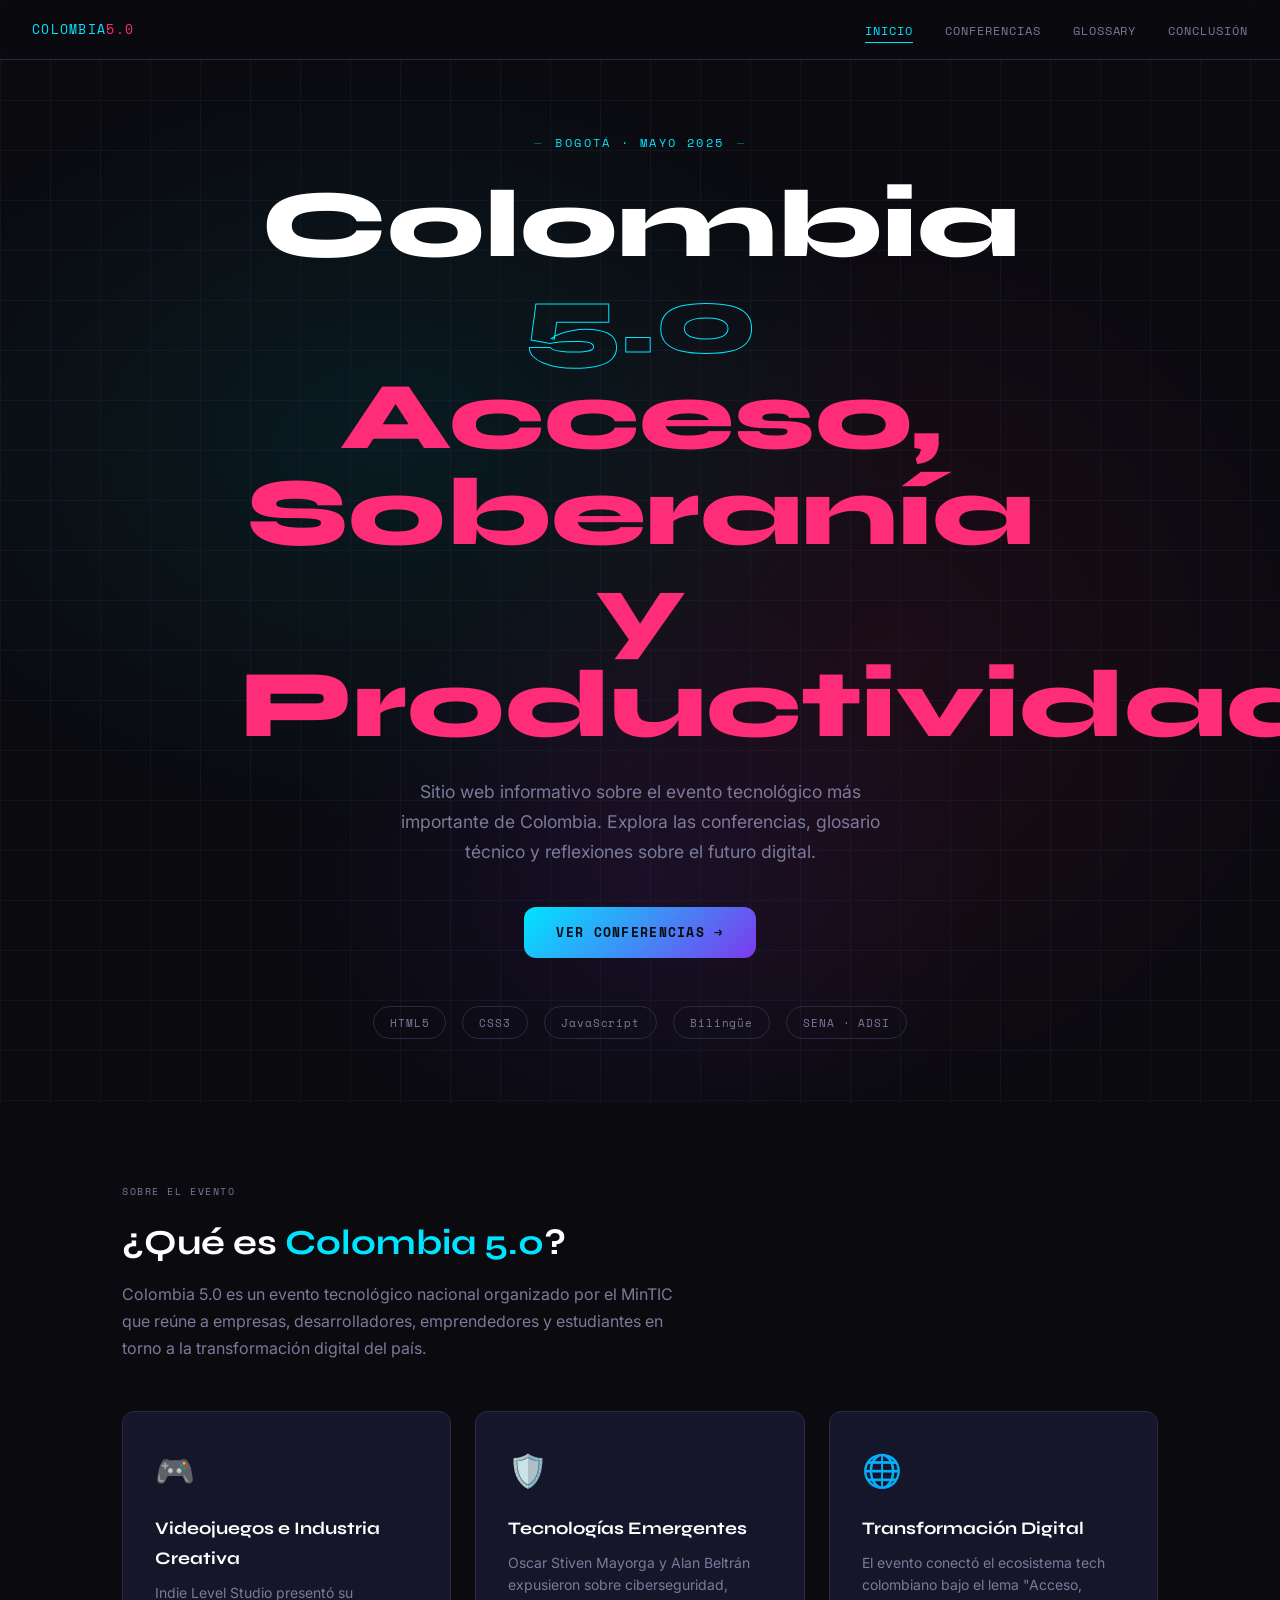
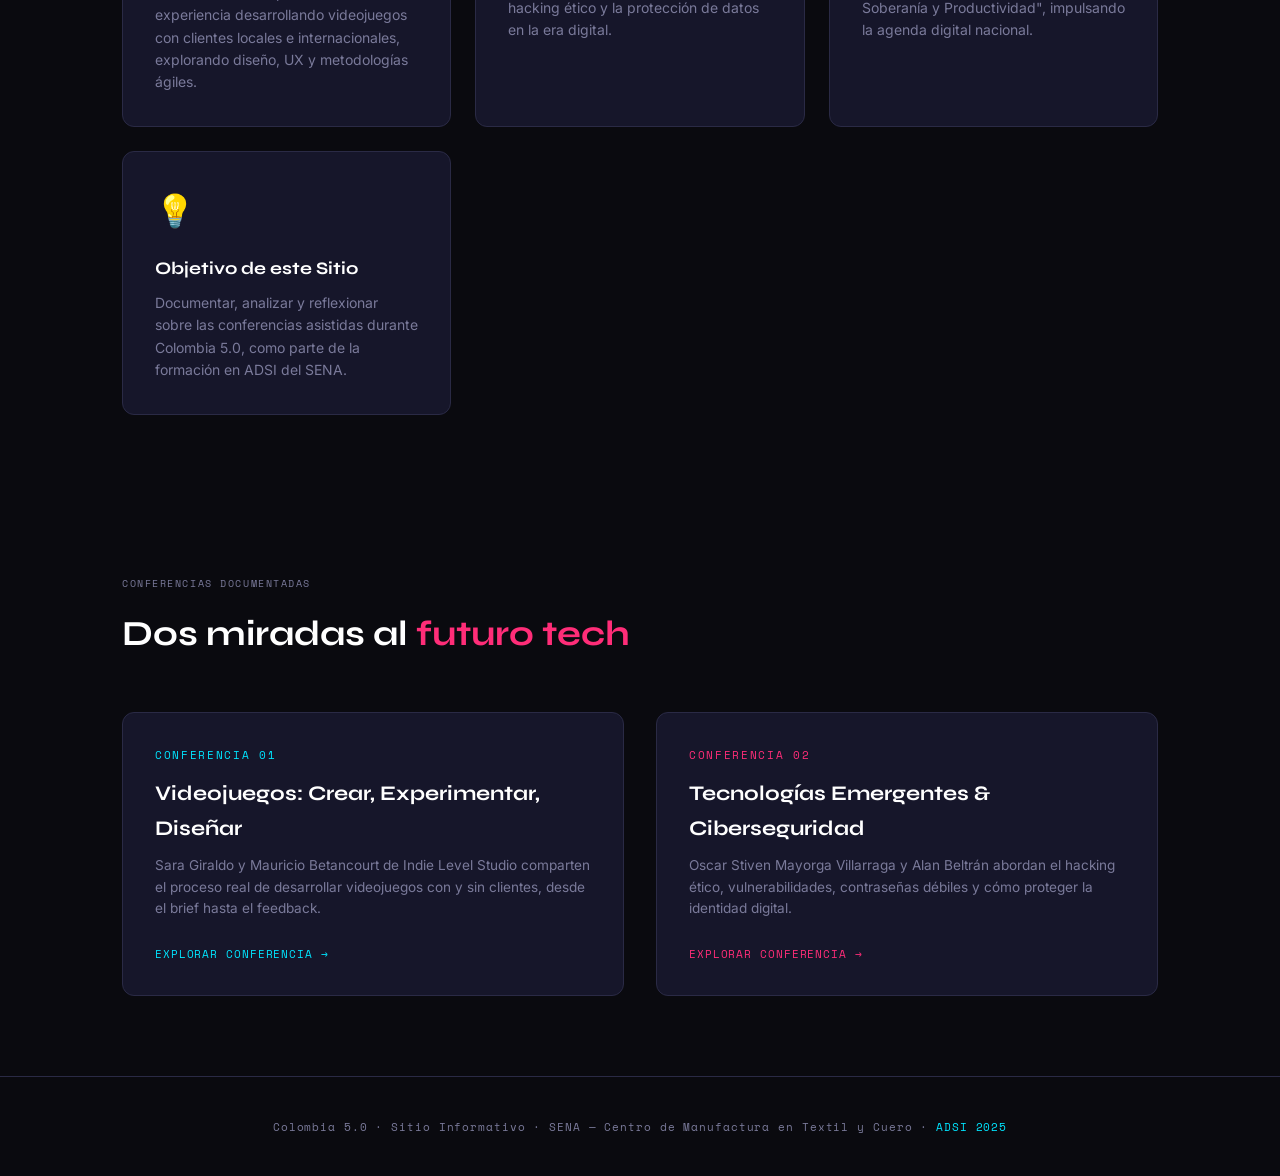
<file: index.html>
<!DOCTYPE html>
<html lang="es">
<head>
  <meta charset="UTF-8" />
  <meta name="viewport" content="width=device-width, initial-scale=1.0" />
  <title>Colombia 5.0 — Sitio Informativo</title>
  <link rel="stylesheet" href="css/styles.css" />
</head>
<body>

  <!-- NAVIGATION -->
  <nav>
    <div class="nav-logo">COLOMBIA<span>5.0</span></div>
    <ul class="nav-links">
      <li><a href="index.html">Inicio</a></li>
      <li><a href="conferencias.html">Conferencias</a></li>
      <li><a href="glossary.html">Glossary</a></li>
      <li><a href="conclusion.html">Conclusión</a></li>
    </ul>
    <div class="nav-toggle" aria-label="Menú">
      <span></span><span></span><span></span>
    </div>
  </nav>

  <!-- HERO -->
  <section class="hero">
    <div class="hero-bg"></div>
    <div class="hero-grid"></div>
    <div class="hero-content">
      <div class="hero-eyebrow fade-up">Bogotá · Mayo 2025</div>
      <h1 class="hero-title fade-up-2">
        <span class="word1">Colombia</span>
        <span class="word2">5.0</span>
        <span class="word3">Acceso, Soberanía y Productividad</span>
      </h1>
      <p class="hero-sub fade-up-3">
        Sitio web informativo sobre el evento tecnológico más importante de Colombia.
        Explora las conferencias, glosario técnico y reflexiones sobre el futuro digital.
      </p>
      <a href="conferencias.html" class="hero-cta fade-up-3">
        Ver conferencias →
      </a>
      <div class="hero-badges">
        <span class="badge">HTML5</span>
        <span class="badge">CSS3</span>
        <span class="badge">JavaScript</span>
        <span class="badge">Bilingüe</span>
        <span class="badge">SENA · ADSI</span>
      </div>
    </div>
  </section>

  <!-- SOBRE EL EVENTO -->
  <section>
    <div class="container">
      <p class="section-label">Sobre el evento</p>
      <h2 class="section-heading">¿Qué es <span class="accent">Colombia 5.0</span>?</h2>
      <p class="section-sub">
        Colombia 5.0 es un evento tecnológico nacional organizado por el MinTIC que reúne a empresas,
        desarrolladores, emprendedores y estudiantes en torno a la transformación digital del país.
      </p>
      <div class="info-grid">
        <div class="info-card">
          <div class="info-card-icon">🎮</div>
          <h3>Videojuegos e Industria Creativa</h3>
          <p>Indie Level Studio presentó su experiencia desarrollando videojuegos con clientes locales e internacionales, explorando diseño, UX y metodologías ágiles.</p>
        </div>
        <div class="info-card">
          <div class="info-card-icon">🛡️</div>
          <h3>Tecnologías Emergentes</h3>
          <p>Oscar Stiven Mayorga y Alan Beltrán expusieron sobre ciberseguridad, hacking ético y la protección de datos en la era digital.</p>
        </div>
        <div class="info-card">
          <div class="info-card-icon">🌐</div>
          <h3>Transformación Digital</h3>
          <p>El evento conectó el ecosistema tech colombiano bajo el lema "Acceso, Soberanía y Productividad", impulsando la agenda digital nacional.</p>
        </div>
        <div class="info-card">
          <div class="info-card-icon">💡</div>
          <h3>Objetivo de este Sitio</h3>
          <p>Documentar, analizar y reflexionar sobre las conferencias asistidas durante Colombia 5.0, como parte de la formación en ADSI del SENA.</p>
        </div>
      </div>
    </div>
  </section>

  <!-- CONFERENCIAS PREVIEW -->
  <section>
    <div class="container">
      <p class="section-label">Conferencias documentadas</p>
      <h2 class="section-heading">Dos miradas al <span class="accent2">futuro tech</span></h2>
      <div class="conf-preview">
        <a href="conferencias.html#videojuegos" class="conf-prev-card">
          <div class="conf-prev-num">CONFERENCIA 01</div>
          <h3>Videojuegos: Crear, Experimentar, Diseñar</h3>
          <p>Sara Giraldo y Mauricio Betancourt de Indie Level Studio comparten el proceso real de desarrollar videojuegos con y sin clientes, desde el brief hasta el feedback.</p>
          <span class="conf-prev-link">Explorar conferencia →</span>
        </a>
        <a href="conferencias.html#emergentes" class="conf-prev-card pink">
          <div class="conf-prev-num">CONFERENCIA 02</div>
          <h3>Tecnologías Emergentes & Ciberseguridad</h3>
          <p>Oscar Stiven Mayorga Villarraga y Alan Beltrán abordan el hacking ético, vulnerabilidades, contraseñas débiles y cómo proteger la identidad digital.</p>
          <span class="conf-prev-link">Explorar conferencia →</span>
        </a>
      </div>
    </div>
  </section>

  <!-- FOOTER -->
  <footer>
    <p>Colombia 5.0 · Sitio Informativo · SENA — Centro de Manufactura en Textil y Cuero · <span>ADSI 2025</span></p>
  </footer>

  <script src="js/main.js"></script>
</body>
</html>
</file>
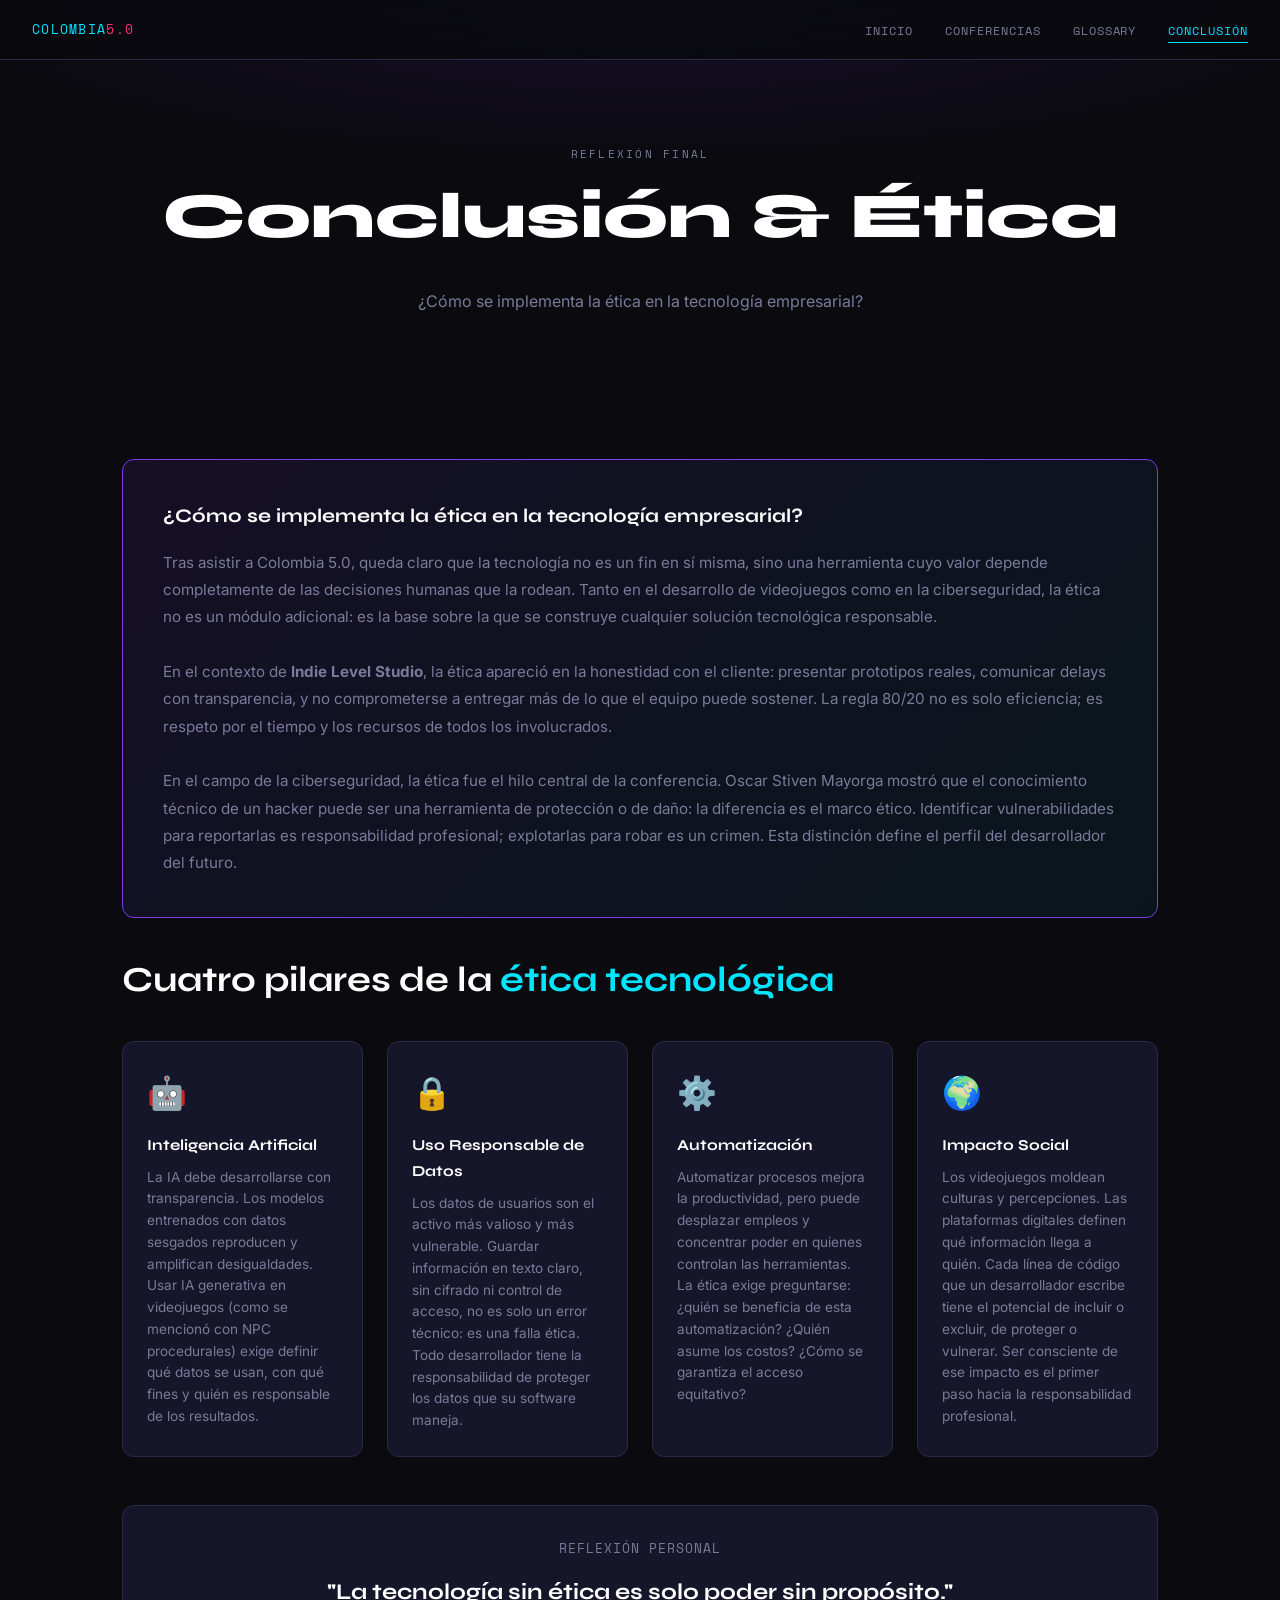
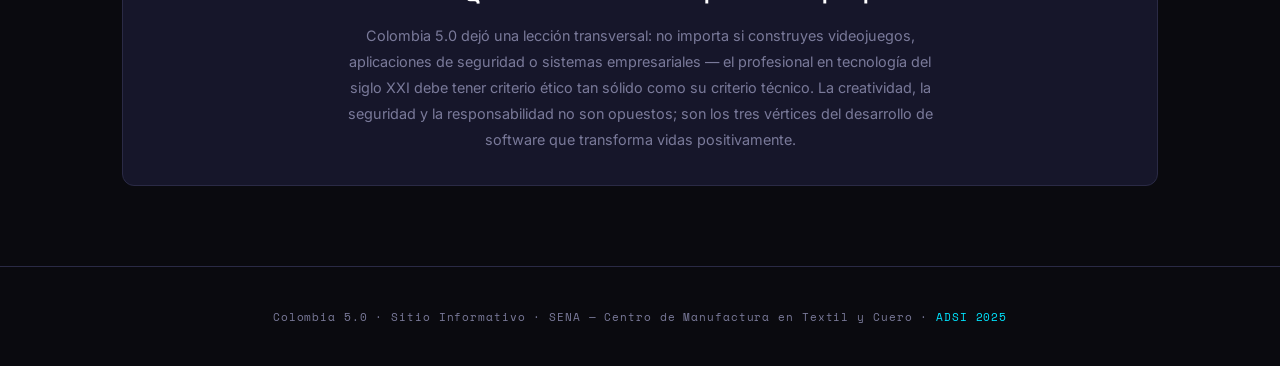
<file: conclusion.html>
<!DOCTYPE html>
<html lang="es">
<head>
  <meta charset="UTF-8" />
  <meta name="viewport" content="width=device-width, initial-scale=1.0" />
  <title>Conclusión — Colombia 5.0</title>
  <link rel="stylesheet" href="css/styles.css" />
</head>
<body>

  <!-- NAVIGATION -->
  <nav>
    <div class="nav-logo">COLOMBIA<span>5.0</span></div>
    <ul class="nav-links">
      <li><a href="index.html">Inicio</a></li>
      <li><a href="conferencias.html">Conferencias</a></li>
      <li><a href="glossary.html">Glossary</a></li>
      <li><a href="conclusion.html">Conclusión</a></li>
    </ul>
    <div class="nav-toggle">
      <span></span><span></span><span></span>
    </div>
  </nav>

  <!-- PAGE HEADER -->
  <div class="page-header">
    <p class="page-header-tag">Reflexión Final</p>
    <h1>Conclusión & Ética</h1>
    <p>¿Cómo se implementa la ética en la tecnología empresarial?</p>
  </div>

  <div class="container">
    <section>

      <!-- MAIN ETHICS CARD -->
      <div class="ethics-card">
        <h3>¿Cómo se implementa la ética en la tecnología empresarial?</h3>
        <p>
          Tras asistir a Colombia 5.0, queda claro que la tecnología no es un fin en sí misma,
          sino una herramienta cuyo valor depende completamente de las decisiones humanas que
          la rodean. Tanto en el desarrollo de videojuegos como en la ciberseguridad, la ética
          no es un módulo adicional: es la base sobre la que se construye cualquier solución
          tecnológica responsable.
        </p>
        <br />
        <p>
          En el contexto de <strong>Indie Level Studio</strong>, la ética apareció en la
          honestidad con el cliente: presentar prototipos reales, comunicar delays con
          transparencia, y no comprometerse a entregar más de lo que el equipo puede sostener.
          La regla 80/20 no es solo eficiencia; es respeto por el tiempo y los recursos de
          todos los involucrados.
        </p>
        <br />
        <p>
          En el campo de la ciberseguridad, la ética fue el hilo central de la conferencia.
          Oscar Stiven Mayorga mostró que el conocimiento técnico de un hacker puede ser
          una herramienta de protección o de daño: la diferencia es el marco ético.
          Identificar vulnerabilidades para reportarlas es responsabilidad profesional;
          explotarlas para robar es un crimen. Esta distinción define el perfil del
          desarrollador del futuro.
        </p>
      </div>

      <!-- 4 PILLARS -->
      <h2 class="section-heading" style="margin-bottom:1.5rem;">Cuatro pilares de la <span class="accent">ética tecnológica</span></h2>
      <div class="ethics-pillars">

        <div class="pillar">
          <div class="pillar-icon">🤖</div>
          <h4>Inteligencia Artificial</h4>
          <p>
            La IA debe desarrollarse con transparencia. Los modelos entrenados con datos
            sesgados reproducen y amplifican desigualdades. Usar IA generativa en videojuegos
            (como se mencionó con NPC procedurales) exige definir qué datos se usan, con
            qué fines y quién es responsable de los resultados.
          </p>
        </div>

        <div class="pillar">
          <div class="pillar-icon">🔒</div>
          <h4>Uso Responsable de Datos</h4>
          <p>
            Los datos de usuarios son el activo más valioso y más vulnerable. Guardar
            información en texto claro, sin cifrado ni control de acceso, no es solo
            un error técnico: es una falla ética. Todo desarrollador tiene la
            responsabilidad de proteger los datos que su software maneja.
          </p>
        </div>

        <div class="pillar">
          <div class="pillar-icon">⚙️</div>
          <h4>Automatización</h4>
          <p>
            Automatizar procesos mejora la productividad, pero puede desplazar empleos
            y concentrar poder en quienes controlan las herramientas. La ética exige
            preguntarse: ¿quién se beneficia de esta automatización? ¿Quién asume los
            costos? ¿Cómo se garantiza el acceso equitativo?
          </p>
        </div>

        <div class="pillar">
          <div class="pillar-icon">🌍</div>
          <h4>Impacto Social</h4>
          <p>
            Los videojuegos moldean culturas y percepciones. Las plataformas digitales
            definen qué información llega a quién. Cada línea de código que un desarrollador
            escribe tiene el potencial de incluir o excluir, de proteger o vulnerar.
            Ser consciente de ese impacto es el primer paso hacia la responsabilidad
            profesional.
          </p>
        </div>

      </div>

      <!-- CLOSING NOTE -->
      <div class="card" style="margin-top:3rem; text-align:center;">
        <p style="font-family: var(--font-mono); font-size:.8rem; color: var(--muted); letter-spacing:.08em;">
          REFLEXIÓN PERSONAL
        </p>
        <p style="font-family: var(--font-head); font-size:1.4rem; color: var(--white); margin: 1rem 0; font-weight:700; line-height:1.4;">
          "La tecnología sin ética es solo poder sin propósito."
        </p>
        <p style="color: var(--muted); max-width: 600px; margin: 0 auto; font-size:.9rem; line-height:1.8;">
          Colombia 5.0 dejó una lección transversal: no importa si construyes videojuegos,
          aplicaciones de seguridad o sistemas empresariales — el profesional en tecnología
          del siglo XXI debe tener criterio ético tan sólido como su criterio técnico.
          La creatividad, la seguridad y la responsabilidad no son opuestos; son los tres
          vértices del desarrollo de software que transforma vidas positivamente.
        </p>
      </div>

    </section>
  </div>

  <!-- FOOTER -->
  <footer>
    <p>Colombia 5.0 · Sitio Informativo · SENA — Centro de Manufactura en Textil y Cuero · <span>ADSI 2025</span></p>
  </footer>

  <script src="js/main.js"></script>
</body>
</html>
</file>
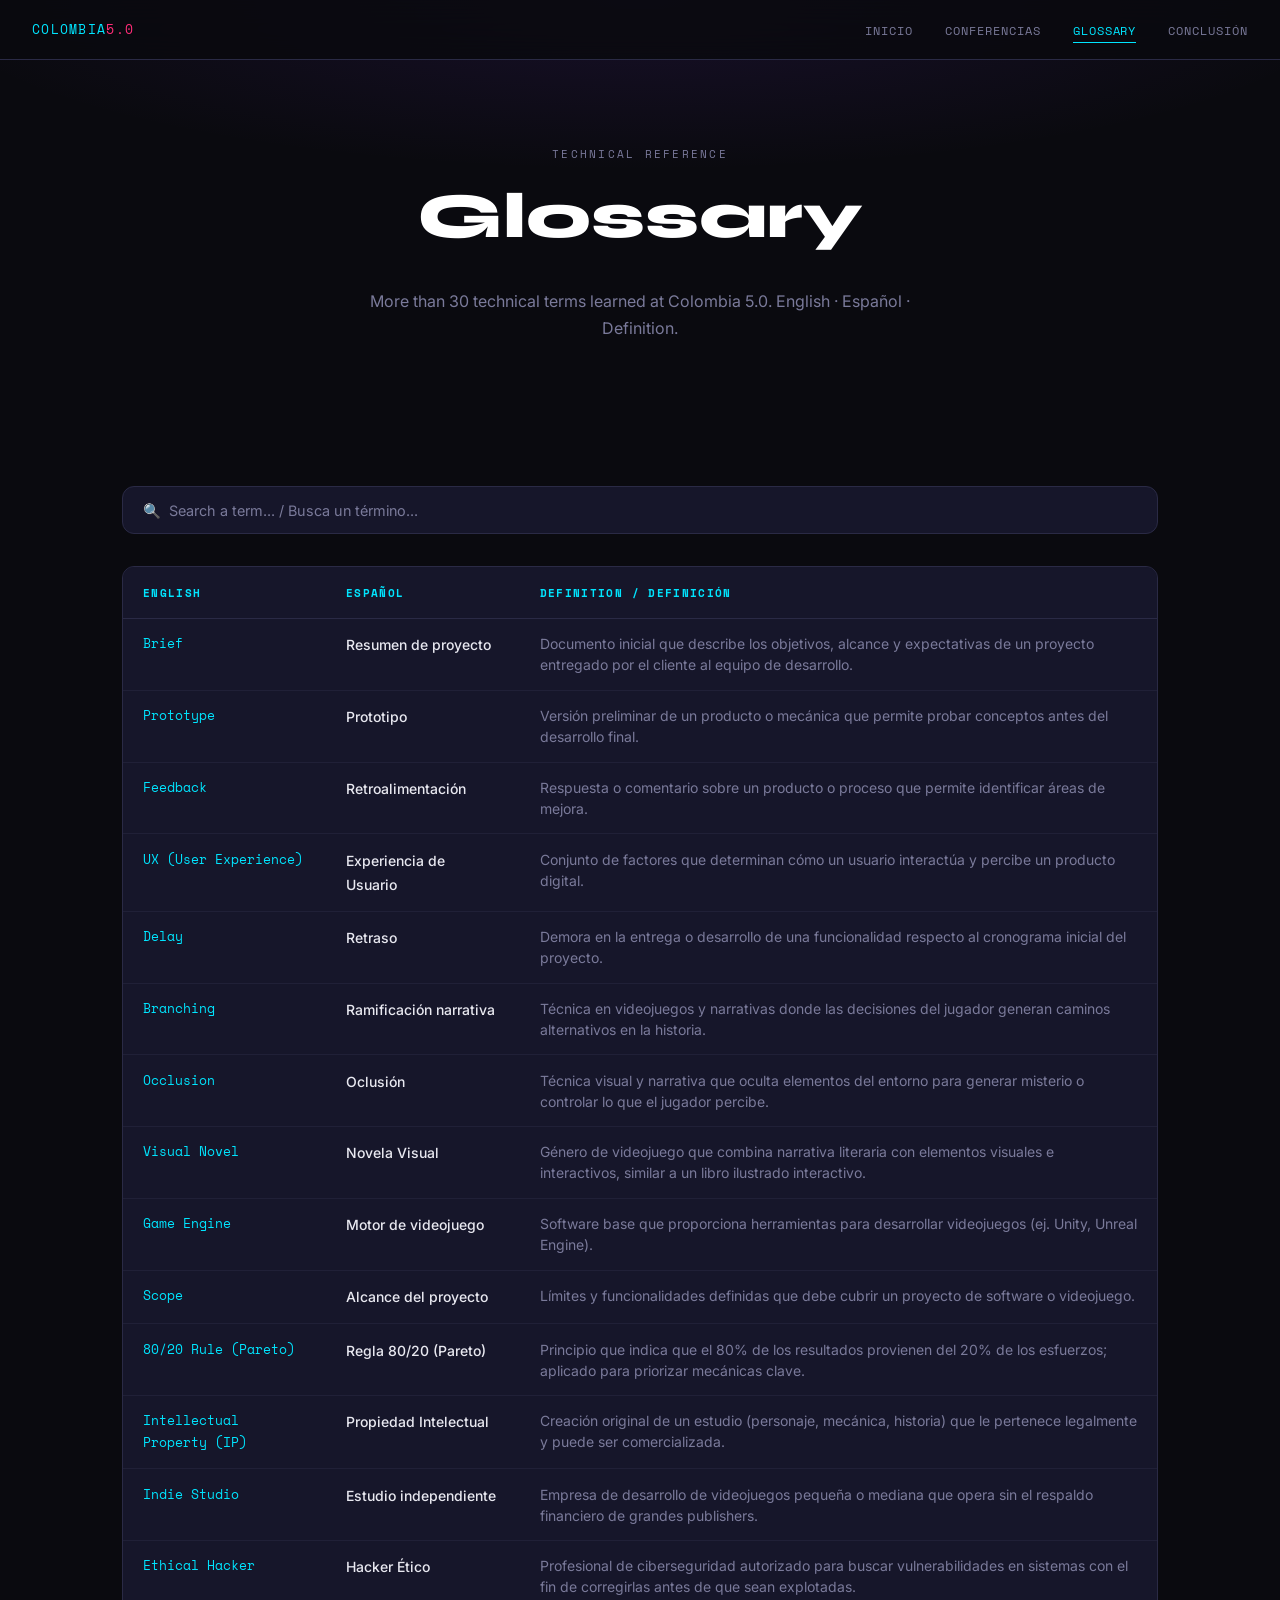
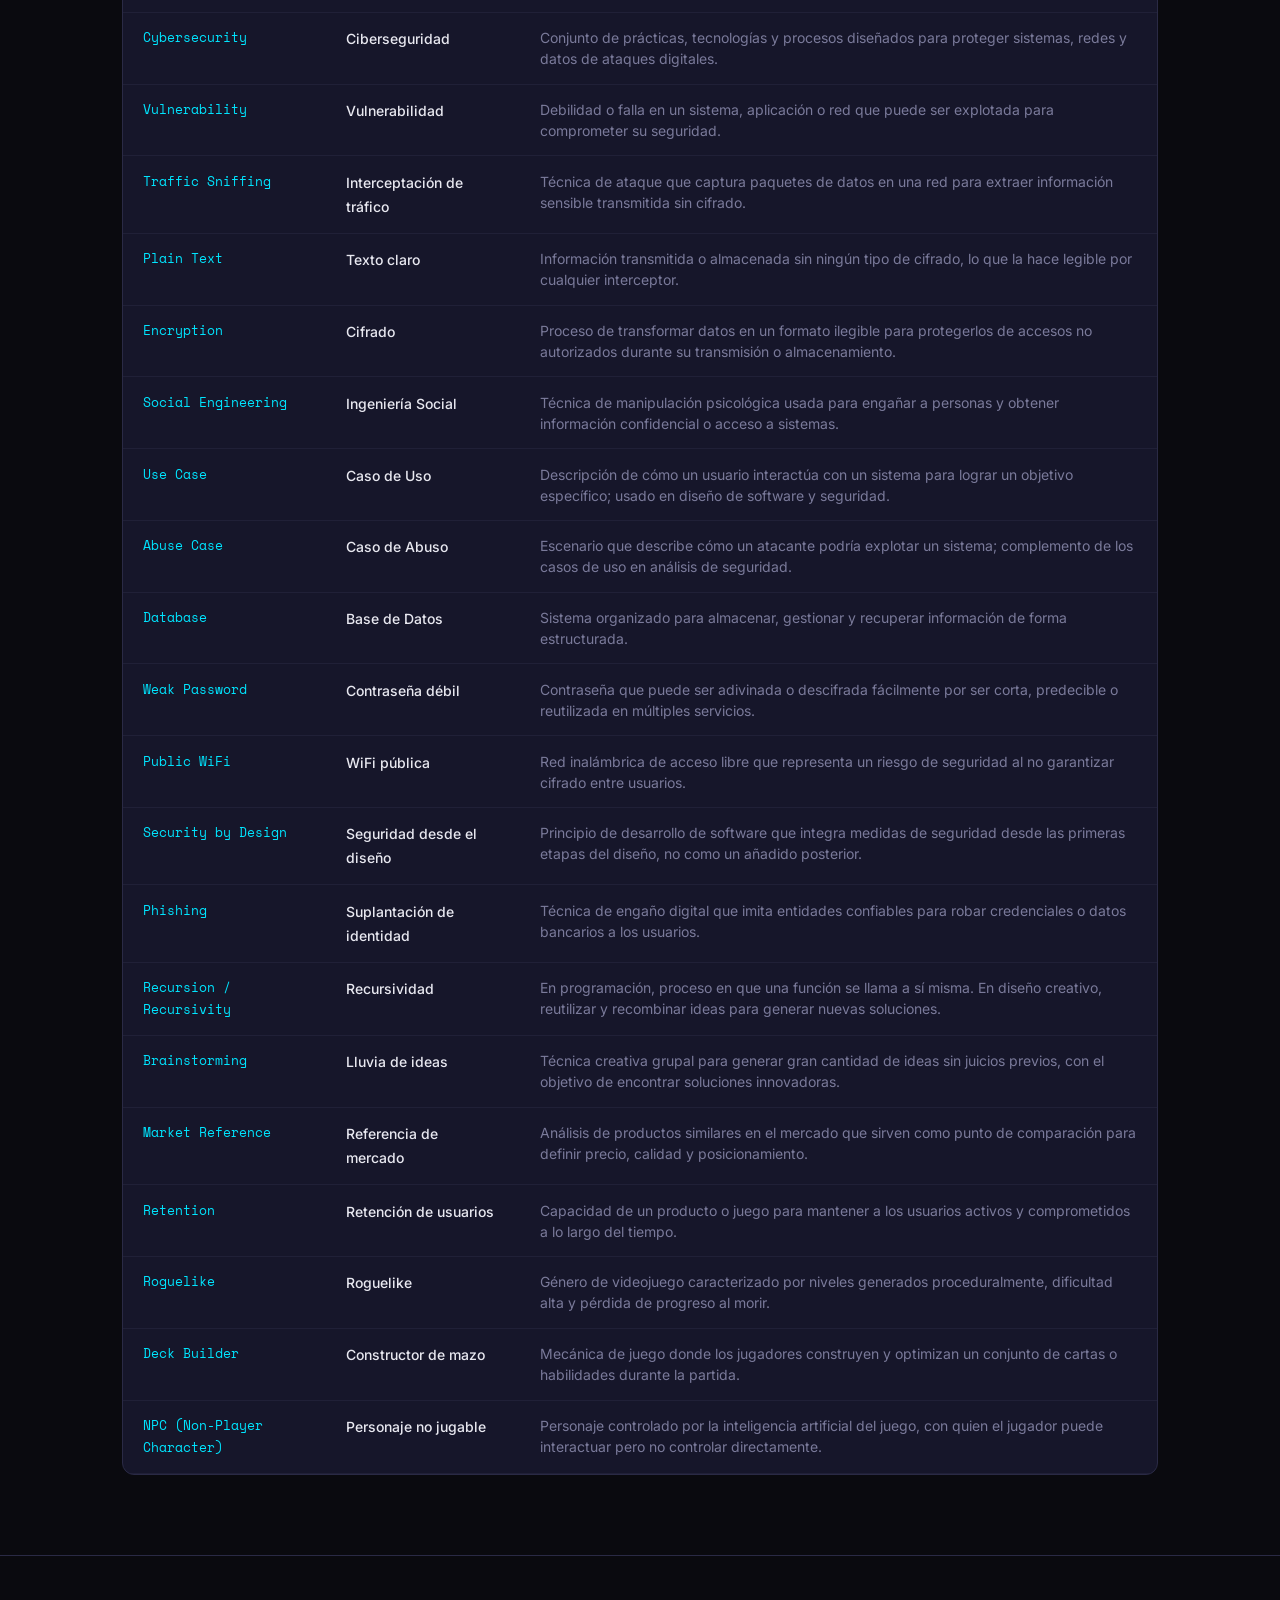
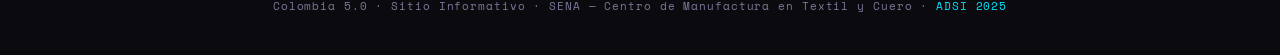
<file: glossary.html>
<!DOCTYPE html>
<html lang="es">
<head>
  <meta charset="UTF-8" />
  <meta name="viewport" content="width=device-width, initial-scale=1.0" />
  <title>Glossary — Colombia 5.0</title>
  <link rel="stylesheet" href="css/styles.css" />
</head>
<body>

  <!-- NAVIGATION -->
  <nav>
    <div class="nav-logo">COLOMBIA<span>5.0</span></div>
    <ul class="nav-links">
      <li><a href="index.html">Inicio</a></li>
      <li><a href="conferencias.html">Conferencias</a></li>
      <li><a href="glossary.html">Glossary</a></li>
      <li><a href="conclusion.html">Conclusión</a></li>
    </ul>
    <div class="nav-toggle">
      <span></span><span></span><span></span>
    </div>
  </nav>

  <!-- PAGE HEADER -->
  <div class="page-header">
    <p class="page-header-tag">Technical Reference</p>
    <h1>Glossary</h1>
    <p>More than 30 technical terms learned at Colombia 5.0. English · Español · Definition.</p>
  </div>

  <div class="container">
    <section>
      <input
        type="text"
        class="glossary-search"
        id="glossarySearch"
        placeholder="🔍  Search a term... / Busca un término..."
      />

      <div class="card" style="padding:0; overflow:hidden;">
        <table class="glossary-table">
          <thead>
            <tr>
              <th>English</th>
              <th>Español</th>
              <th>Definition / Definición</th>
            </tr>
          </thead>
          <tbody>
            <tr>
              <td class="en">Brief</td>
              <td class="es">Resumen de proyecto</td>
              <td class="def">Documento inicial que describe los objetivos, alcance y expectativas de un proyecto entregado por el cliente al equipo de desarrollo.</td>
            </tr>
            <tr>
              <td class="en">Prototype</td>
              <td class="es">Prototipo</td>
              <td class="def">Versión preliminar de un producto o mecánica que permite probar conceptos antes del desarrollo final.</td>
            </tr>
            <tr>
              <td class="en">Feedback</td>
              <td class="es">Retroalimentación</td>
              <td class="def">Respuesta o comentario sobre un producto o proceso que permite identificar áreas de mejora.</td>
            </tr>
            <tr>
              <td class="en">UX (User Experience)</td>
              <td class="es">Experiencia de Usuario</td>
              <td class="def">Conjunto de factores que determinan cómo un usuario interactúa y percibe un producto digital.</td>
            </tr>
            <tr>
              <td class="en">Delay</td>
              <td class="es">Retraso</td>
              <td class="def">Demora en la entrega o desarrollo de una funcionalidad respecto al cronograma inicial del proyecto.</td>
            </tr>
            <tr>
              <td class="en">Branching</td>
              <td class="es">Ramificación narrativa</td>
              <td class="def">Técnica en videojuegos y narrativas donde las decisiones del jugador generan caminos alternativos en la historia.</td>
            </tr>
            <tr>
              <td class="en">Occlusion</td>
              <td class="es">Oclusión</td>
              <td class="def">Técnica visual y narrativa que oculta elementos del entorno para generar misterio o controlar lo que el jugador percibe.</td>
            </tr>
            <tr>
              <td class="en">Visual Novel</td>
              <td class="es">Novela Visual</td>
              <td class="def">Género de videojuego que combina narrativa literaria con elementos visuales e interactivos, similar a un libro ilustrado interactivo.</td>
            </tr>
            <tr>
              <td class="en">Game Engine</td>
              <td class="es">Motor de videojuego</td>
              <td class="def">Software base que proporciona herramientas para desarrollar videojuegos (ej. Unity, Unreal Engine).</td>
            </tr>
            <tr>
              <td class="en">Scope</td>
              <td class="es">Alcance del proyecto</td>
              <td class="def">Límites y funcionalidades definidas que debe cubrir un proyecto de software o videojuego.</td>
            </tr>
            <tr>
              <td class="en">80/20 Rule (Pareto)</td>
              <td class="es">Regla 80/20 (Pareto)</td>
              <td class="def">Principio que indica que el 80% de los resultados provienen del 20% de los esfuerzos; aplicado para priorizar mecánicas clave.</td>
            </tr>
            <tr>
              <td class="en">Intellectual Property (IP)</td>
              <td class="es">Propiedad Intelectual</td>
              <td class="def">Creación original de un estudio (personaje, mecánica, historia) que le pertenece legalmente y puede ser comercializada.</td>
            </tr>
            <tr>
              <td class="en">Indie Studio</td>
              <td class="es">Estudio independiente</td>
              <td class="def">Empresa de desarrollo de videojuegos pequeña o mediana que opera sin el respaldo financiero de grandes publishers.</td>
            </tr>
            <tr>
              <td class="en">Ethical Hacker</td>
              <td class="es">Hacker Ético</td>
              <td class="def">Profesional de ciberseguridad autorizado para buscar vulnerabilidades en sistemas con el fin de corregirlas antes de que sean explotadas.</td>
            </tr>
            <tr>
              <td class="en">Cybersecurity</td>
              <td class="es">Ciberseguridad</td>
              <td class="def">Conjunto de prácticas, tecnologías y procesos diseñados para proteger sistemas, redes y datos de ataques digitales.</td>
            </tr>
            <tr>
              <td class="en">Vulnerability</td>
              <td class="es">Vulnerabilidad</td>
              <td class="def">Debilidad o falla en un sistema, aplicación o red que puede ser explotada para comprometer su seguridad.</td>
            </tr>
            <tr>
              <td class="en">Traffic Sniffing</td>
              <td class="es">Interceptación de tráfico</td>
              <td class="def">Técnica de ataque que captura paquetes de datos en una red para extraer información sensible transmitida sin cifrado.</td>
            </tr>
            <tr>
              <td class="en">Plain Text</td>
              <td class="es">Texto claro</td>
              <td class="def">Información transmitida o almacenada sin ningún tipo de cifrado, lo que la hace legible por cualquier interceptor.</td>
            </tr>
            <tr>
              <td class="en">Encryption</td>
              <td class="es">Cifrado</td>
              <td class="def">Proceso de transformar datos en un formato ilegible para protegerlos de accesos no autorizados durante su transmisión o almacenamiento.</td>
            </tr>
            <tr>
              <td class="en">Social Engineering</td>
              <td class="es">Ingeniería Social</td>
              <td class="def">Técnica de manipulación psicológica usada para engañar a personas y obtener información confidencial o acceso a sistemas.</td>
            </tr>
            <tr>
              <td class="en">Use Case</td>
              <td class="es">Caso de Uso</td>
              <td class="def">Descripción de cómo un usuario interactúa con un sistema para lograr un objetivo específico; usado en diseño de software y seguridad.</td>
            </tr>
            <tr>
              <td class="en">Abuse Case</td>
              <td class="es">Caso de Abuso</td>
              <td class="def">Escenario que describe cómo un atacante podría explotar un sistema; complemento de los casos de uso en análisis de seguridad.</td>
            </tr>
            <tr>
              <td class="en">Database</td>
              <td class="es">Base de Datos</td>
              <td class="def">Sistema organizado para almacenar, gestionar y recuperar información de forma estructurada.</td>
            </tr>
            <tr>
              <td class="en">Weak Password</td>
              <td class="es">Contraseña débil</td>
              <td class="def">Contraseña que puede ser adivinada o descifrada fácilmente por ser corta, predecible o reutilizada en múltiples servicios.</td>
            </tr>
            <tr>
              <td class="en">Public WiFi</td>
              <td class="es">WiFi pública</td>
              <td class="def">Red inalámbrica de acceso libre que representa un riesgo de seguridad al no garantizar cifrado entre usuarios.</td>
            </tr>
            <tr>
              <td class="en">Security by Design</td>
              <td class="es">Seguridad desde el diseño</td>
              <td class="def">Principio de desarrollo de software que integra medidas de seguridad desde las primeras etapas del diseño, no como un añadido posterior.</td>
            </tr>
            <tr>
              <td class="en">Phishing</td>
              <td class="es">Suplantación de identidad</td>
              <td class="def">Técnica de engaño digital que imita entidades confiables para robar credenciales o datos bancarios a los usuarios.</td>
            </tr>
            <tr>
              <td class="en">Recursion / Recursivity</td>
              <td class="es">Recursividad</td>
              <td class="def">En programación, proceso en que una función se llama a sí misma. En diseño creativo, reutilizar y recombinar ideas para generar nuevas soluciones.</td>
            </tr>
            <tr>
              <td class="en">Brainstorming</td>
              <td class="es">Lluvia de ideas</td>
              <td class="def">Técnica creativa grupal para generar gran cantidad de ideas sin juicios previos, con el objetivo de encontrar soluciones innovadoras.</td>
            </tr>
            <tr>
              <td class="en">Market Reference</td>
              <td class="es">Referencia de mercado</td>
              <td class="def">Análisis de productos similares en el mercado que sirven como punto de comparación para definir precio, calidad y posicionamiento.</td>
            </tr>
            <tr>
              <td class="en">Retention</td>
              <td class="es">Retención de usuarios</td>
              <td class="def">Capacidad de un producto o juego para mantener a los usuarios activos y comprometidos a lo largo del tiempo.</td>
            </tr>
            <tr>
              <td class="en">Roguelike</td>
              <td class="es">Roguelike</td>
              <td class="def">Género de videojuego caracterizado por niveles generados proceduralmente, dificultad alta y pérdida de progreso al morir.</td>
            </tr>
            <tr>
              <td class="en">Deck Builder</td>
              <td class="es">Constructor de mazo</td>
              <td class="def">Mecánica de juego donde los jugadores construyen y optimizan un conjunto de cartas o habilidades durante la partida.</td>
            </tr>
            <tr>
              <td class="en">NPC (Non-Player Character)</td>
              <td class="es">Personaje no jugable</td>
              <td class="def">Personaje controlado por la inteligencia artificial del juego, con quien el jugador puede interactuar pero no controlar directamente.</td>
            </tr>
          </tbody>
        </table>
      </div>

    </section>
  </div>

  <!-- FOOTER -->
  <footer>
    <p>Colombia 5.0 · Sitio Informativo · SENA — Centro de Manufactura en Textil y Cuero · <span>ADSI 2025</span></p>
  </footer>

  <script src="js/main.js"></script>
</body>
</html>
</file>
<file: css/styles.css>
/* ===========================
   COLOMBIA 5.0 — ESTILOS
   =========================== */

@import url('https://fonts.googleapis.com/css2?family=Space+Mono:wght@400;700&family=Syne:wght@400;600;700;800&family=Inter:wght@300;400;500&display=swap');

:root {
  --bg:        #0a0a0f;
  --bg2:       #10101a;
  --surface:   #16162a;
  --border:    #2a2a45;
  --accent1:   #00e5ff;   /* cyan */
  --accent2:   #ff2d78;   /* pink */
  --accent3:   #7c3aed;   /* violet */
  --text:      #e8e8f0;
  --muted:     #7a7a9a;
  --white:     #ffffff;
  --radius:    12px;
  --font-head: 'Syne', sans-serif;
  --font-mono: 'Space Mono', monospace;
  --font-body: 'Inter', sans-serif;
  --glow1: 0 0 30px rgba(0,229,255,.25);
  --glow2: 0 0 30px rgba(255,45,120,.25);
}

/* ---- RESET ---- */
*, *::before, *::after { box-sizing: border-box; margin: 0; padding: 0; }
html { scroll-behavior: smooth; }
body {
  background: var(--bg);
  color: var(--text);
  font-family: var(--font-body);
  font-size: 16px;
  line-height: 1.7;
  min-height: 100vh;
  overflow-x: hidden;
}
a { color: inherit; text-decoration: none; }
img { max-width: 100%; display: block; }
ul { list-style: none; }

/* ---- SCROLLBAR ---- */
::-webkit-scrollbar { width: 6px; }
::-webkit-scrollbar-track { background: var(--bg); }
::-webkit-scrollbar-thumb { background: var(--accent3); border-radius: 3px; }

/* =====================
   NAVIGATION
   ===================== */
nav {
  position: fixed;
  top: 0; left: 0; right: 0;
  z-index: 100;
  display: flex;
  align-items: center;
  justify-content: space-between;
  padding: 1rem 2rem;
  background: rgba(10,10,15,.85);
  backdrop-filter: blur(16px);
  border-bottom: 1px solid var(--border);
}
.nav-logo {
  font-family: var(--font-mono);
  font-size: .8rem;
  color: var(--accent1);
  letter-spacing: .1em;
}
.nav-logo span { color: var(--accent2); }
.nav-links {
  display: flex;
  gap: 2rem;
}
.nav-links a {
  font-family: var(--font-mono);
  font-size: .75rem;
  letter-spacing: .08em;
  color: var(--muted);
  text-transform: uppercase;
  transition: color .3s;
  position: relative;
}
.nav-links a::after {
  content: '';
  position: absolute;
  bottom: -4px; left: 0; right: 100%;
  height: 1px;
  background: var(--accent1);
  transition: right .3s;
}
.nav-links a:hover,
.nav-links a.active { color: var(--accent1); }
.nav-links a:hover::after,
.nav-links a.active::after { right: 0; }

/* hamburger */
.nav-toggle { display: none; flex-direction: column; gap: 5px; cursor: pointer; }
.nav-toggle span { width: 24px; height: 2px; background: var(--accent1); transition: .3s; }

/* =====================
   HERO (index)
   ===================== */
.hero {
  min-height: 100vh;
  display: flex;
  align-items: center;
  justify-content: center;
  text-align: center;
  position: relative;
  overflow: hidden;
  padding: 8rem 2rem 4rem;
}
.hero-bg {
  position: absolute;
  inset: 0;
  background:
    radial-gradient(ellipse 60% 50% at 30% 40%, rgba(0,229,255,.08) 0%, transparent 70%),
    radial-gradient(ellipse 50% 60% at 70% 60%, rgba(255,45,120,.08) 0%, transparent 70%),
    radial-gradient(ellipse 40% 40% at 50% 80%, rgba(124,58,237,.1) 0%, transparent 70%);
}
.hero-grid {
  position: absolute;
  inset: 0;
  background-image: linear-gradient(var(--border) 1px, transparent 1px),
    linear-gradient(90deg, var(--border) 1px, transparent 1px);
  background-size: 50px 50px;
  opacity: .3;
}
.hero-content { position: relative; z-index: 1; max-width: 800px; }
.hero-eyebrow {
  font-family: var(--font-mono);
  font-size: .75rem;
  letter-spacing: .2em;
  color: var(--accent1);
  text-transform: uppercase;
  margin-bottom: 1.5rem;
  display: inline-flex;
  align-items: center;
  gap: .75rem;
}
.hero-eyebrow::before,
.hero-eyebrow::after { content: '—'; opacity: .4; }
.hero-title {
  font-family: var(--font-head);
  font-size: clamp(3rem, 8vw, 6rem);
  font-weight: 800;
  line-height: 1;
  margin-bottom: 1rem;
}
.hero-title .word1 { color: var(--white); }
.hero-title .word2 {
  color: transparent;
  -webkit-text-stroke: 1px var(--accent1);
  display: block;
}
.hero-title .word3 { color: var(--accent2); display: block; }
.hero-sub {
  font-size: 1.1rem;
  color: var(--muted);
  max-width: 520px;
  margin: 1.5rem auto 2.5rem;
}
.hero-cta {
  display: inline-flex;
  align-items: center;
  gap: .75rem;
  background: linear-gradient(135deg, var(--accent1), var(--accent3));
  color: var(--bg);
  font-family: var(--font-mono);
  font-size: .8rem;
  font-weight: 700;
  letter-spacing: .1em;
  text-transform: uppercase;
  padding: .9rem 2rem;
  border-radius: var(--radius);
  transition: transform .3s, box-shadow .3s;
}
.hero-cta:hover {
  transform: translateY(-2px);
  box-shadow: var(--glow1);
}
.hero-badges {
  display: flex;
  justify-content: center;
  gap: 1rem;
  margin-top: 3rem;
  flex-wrap: wrap;
}
.badge {
  font-family: var(--font-mono);
  font-size: .7rem;
  letter-spacing: .08em;
  padding: .4rem 1rem;
  border: 1px solid var(--border);
  border-radius: 100px;
  color: var(--muted);
}

/* =====================
   PAGE HEADER
   ===================== */
.page-header {
  padding: 8rem 2rem 4rem;
  text-align: center;
  position: relative;
  overflow: hidden;
}
.page-header::before {
  content: '';
  position: absolute;
  inset: 0;
  background: radial-gradient(ellipse 80% 60% at 50% 0%, rgba(124,58,237,.12) 0%, transparent 70%);
}
.page-header-tag {
  font-family: var(--font-mono);
  font-size: .7rem;
  letter-spacing: .2em;
  color: var(--accent2);
  text-transform: uppercase;
  margin-bottom: 1rem;
}
.page-header h1 {
  font-family: var(--font-head);
  font-size: clamp(2rem, 5vw, 4rem);
  font-weight: 800;
  color: var(--white);
  position: relative;
}
.page-header p {
  color: var(--muted);
  max-width: 560px;
  margin: 1rem auto 0;
}

/* =====================
   CONTAINER
   ===================== */
.container { max-width: 1100px; margin: 0 auto; padding: 0 2rem; }
section { padding: 5rem 0; }

/* =====================
   CARDS
   ===================== */
.card {
  background: var(--surface);
  border: 1px solid var(--border);
  border-radius: var(--radius);
  padding: 2rem;
  transition: border-color .3s, box-shadow .3s;
}
.card:hover {
  border-color: var(--accent1);
  box-shadow: var(--glow1);
}

/* =====================
   CONFERENCE SECTION
   ===================== */
.conf-header {
  display: flex;
  align-items: center;
  gap: 1.5rem;
  margin-bottom: 2.5rem;
  padding-bottom: 1.5rem;
  border-bottom: 1px solid var(--border);
}
.conf-number {
  font-family: var(--font-mono);
  font-size: 3rem;
  font-weight: 700;
  color: var(--accent1);
  opacity: .2;
  line-height: 1;
  min-width: 60px;
}
.conf-number.pink { color: var(--accent2); }
.conf-meta { flex: 1; }
.conf-tag {
  font-family: var(--font-mono);
  font-size: .65rem;
  letter-spacing: .15em;
  text-transform: uppercase;
  color: var(--accent1);
  margin-bottom: .4rem;
}
.conf-tag.pink { color: var(--accent2); }
.conf-title {
  font-family: var(--font-head);
  font-size: clamp(1.4rem, 3vw, 2rem);
  font-weight: 700;
  color: var(--white);
  line-height: 1.2;
}
.conf-speakers {
  font-size: .85rem;
  color: var(--muted);
  margin-top: .3rem;
}
.conf-speakers strong { color: var(--text); }

/* lang toggle */
.lang-toggle {
  display: inline-flex;
  background: var(--bg2);
  border: 1px solid var(--border);
  border-radius: 100px;
  padding: 3px;
  margin-bottom: 1.5rem;
}
.lang-btn {
  font-family: var(--font-mono);
  font-size: .7rem;
  letter-spacing: .08em;
  text-transform: uppercase;
  padding: .4rem 1rem;
  border-radius: 100px;
  cursor: pointer;
  border: none;
  background: transparent;
  color: var(--muted);
  transition: .3s;
}
.lang-btn.active { background: var(--accent1); color: var(--bg); }
.lang-content { display: none; }
.lang-content.active { display: block; }

/* keywords */
.keywords {
  display: flex;
  flex-wrap: wrap;
  gap: .5rem;
  margin: 1.5rem 0;
}
.kw {
  font-family: var(--font-mono);
  font-size: .68rem;
  letter-spacing: .06em;
  padding: .3rem .75rem;
  border-radius: 100px;
  border: 1px solid var(--accent1);
  color: var(--accent1);
  background: rgba(0,229,255,.05);
}
.kw.pink {
  border-color: var(--accent2);
  color: var(--accent2);
  background: rgba(255,45,120,.05);
}

/* section sub-title */
.section-label {
  font-family: var(--font-mono);
  font-size: .65rem;
  letter-spacing: .15em;
  text-transform: uppercase;
  color: var(--muted);
  margin-bottom: .75rem;
}

/* =====================
   MEDIA GALLERY
   ===================== */
.gallery-title {
  font-family: var(--font-head);
  font-size: 1rem;
  color: var(--muted);
  letter-spacing: .1em;
  text-transform: uppercase;
  margin-bottom: 1.5rem;
  padding-top: 2rem;
  border-top: 1px solid var(--border);
}
.media-grid {
  display: grid;
  grid-template-columns: repeat(auto-fill, minmax(200px, 1fr));
  gap: 1rem;
  margin-bottom: 1rem;
}
.media-slot {
  aspect-ratio: 4/3;
  background: var(--bg2);
  border: 2px dashed var(--border);
  border-radius: var(--radius);
  display: flex;
  flex-direction: column;
  align-items: center;
  justify-content: center;
  gap: .5rem;
  cursor: pointer;
  transition: border-color .3s;
  overflow: hidden;
  position: relative;
}
.media-slot:hover { border-color: var(--accent1); }
.media-slot .icon {
  font-size: 2rem;
  opacity: .3;
}
.media-slot .slot-label {
  font-family: var(--font-mono);
  font-size: .65rem;
  color: var(--muted);
  letter-spacing: .08em;
}
.media-slot input[type="file"] {
  position: absolute;
  inset: 0;
  opacity: 0;
  cursor: pointer;
}
.media-slot img,
.media-slot video {
  position: absolute;
  inset: 0;
  width: 100%;
  height: 100%;
  object-fit: cover;
  border-radius: calc(var(--radius) - 2px);
}
.media-slot .remove-btn {
  position: absolute;
  top: 6px; right: 6px;
  background: var(--accent2);
  color: white;
  border: none;
  border-radius: 50%;
  width: 22px; height: 22px;
  font-size: .75rem;
  cursor: pointer;
  display: none;
  align-items: center;
  justify-content: center;
  z-index: 2;
}
.media-slot.has-file .remove-btn { display: flex; }
.media-slot.has-file .icon,
.media-slot.has-file .slot-label { display: none; }

/* =====================
   GLOSSARY
   ===================== */
.glossary-search {
  width: 100%;
  background: var(--surface);
  border: 1px solid var(--border);
  border-radius: var(--radius);
  padding: .9rem 1.25rem;
  color: var(--text);
  font-family: var(--font-body);
  font-size: .9rem;
  outline: none;
  margin-bottom: 2rem;
  transition: border-color .3s;
}
.glossary-search:focus { border-color: var(--accent1); }
.glossary-search::placeholder { color: var(--muted); }

.glossary-table {
  width: 100%;
  border-collapse: collapse;
}
.glossary-table thead tr {
  background: var(--surface);
}
.glossary-table th {
  font-family: var(--font-mono);
  font-size: .7rem;
  letter-spacing: .12em;
  text-transform: uppercase;
  color: var(--accent1);
  padding: 1rem 1.25rem;
  text-align: left;
  border-bottom: 1px solid var(--border);
}
.glossary-table td {
  padding: .9rem 1.25rem;
  border-bottom: 1px solid rgba(42,42,69,.5);
  font-size: .875rem;
  vertical-align: top;
}
.glossary-table tr:hover td { background: rgba(0,229,255,.03); }
.glossary-table .en {
  font-family: var(--font-mono);
  color: var(--accent1);
  font-size: .8rem;
}
.glossary-table .es { color: var(--text); font-weight: 500; }
.glossary-table .def { color: var(--muted); line-height: 1.5; }
.hidden-row { display: none; }

/* =====================
   CONCLUSION
   ===================== */
.ethics-card {
  background: linear-gradient(135deg, rgba(124,58,237,.1), rgba(0,229,255,.05));
  border: 1px solid var(--accent3);
  border-radius: var(--radius);
  padding: 2.5rem;
  margin-bottom: 2rem;
}
.ethics-card h3 {
  font-family: var(--font-head);
  font-size: 1.2rem;
  color: var(--white);
  margin-bottom: 1rem;
}
.ethics-card p {
  color: var(--muted);
  font-size: .95rem;
  line-height: 1.8;
}
.ethics-pillars {
  display: grid;
  grid-template-columns: repeat(auto-fit, minmax(220px, 1fr));
  gap: 1.5rem;
  margin-top: 2rem;
}
.pillar {
  background: var(--surface);
  border: 1px solid var(--border);
  border-radius: var(--radius);
  padding: 1.5rem;
  transition: border-color .3s;
}
.pillar:hover { border-color: var(--accent2); }
.pillar-icon { font-size: 2rem; margin-bottom: .75rem; }
.pillar h4 {
  font-family: var(--font-head);
  font-size: .95rem;
  color: var(--white);
  margin-bottom: .5rem;
}
.pillar p { font-size: .85rem; color: var(--muted); line-height: 1.6; }

/* =====================
   HOME — INFO CARDS
   ===================== */
.info-grid {
  display: grid;
  grid-template-columns: repeat(auto-fit, minmax(260px, 1fr));
  gap: 1.5rem;
  margin-top: 3rem;
}
.info-card {
  background: var(--surface);
  border: 1px solid var(--border);
  border-radius: var(--radius);
  padding: 2rem;
  transition: .3s;
}
.info-card:hover { border-color: var(--accent1); transform: translateY(-4px); box-shadow: var(--glow1); }
.info-card-icon { font-size: 2rem; margin-bottom: 1rem; }
.info-card h3 {
  font-family: var(--font-head);
  font-size: 1.1rem;
  color: var(--white);
  margin-bottom: .5rem;
}
.info-card p { font-size: .875rem; color: var(--muted); line-height: 1.6; }

.section-heading {
  font-family: var(--font-head);
  font-size: clamp(1.5rem, 3vw, 2.2rem);
  font-weight: 700;
  color: var(--white);
  margin-bottom: .5rem;
}
.section-sub { color: var(--muted); max-width: 560px; }
.accent { color: var(--accent1); }
.accent2 { color: var(--accent2); }

/* conf preview cards on home */
.conf-preview {
  display: grid;
  grid-template-columns: repeat(auto-fit, minmax(300px, 1fr));
  gap: 2rem;
  margin-top: 3rem;
}
.conf-prev-card {
  background: var(--surface);
  border: 1px solid var(--border);
  border-radius: var(--radius);
  padding: 2rem;
  transition: .3s;
  display: flex;
  flex-direction: column;
}
.conf-prev-card:hover { border-color: var(--accent1); transform: translateY(-4px); box-shadow: var(--glow1); }
.conf-prev-card.pink:hover { border-color: var(--accent2); box-shadow: var(--glow2); }
.conf-prev-num {
  font-family: var(--font-mono);
  font-size: .7rem;
  letter-spacing: .15em;
  color: var(--accent1);
  margin-bottom: .75rem;
}
.conf-prev-card.pink .conf-prev-num { color: var(--accent2); }
.conf-prev-card h3 {
  font-family: var(--font-head);
  font-size: 1.3rem;
  color: var(--white);
  margin-bottom: .5rem;
}
.conf-prev-card p { font-size: .85rem; color: var(--muted); line-height: 1.6; flex: 1; }
.conf-prev-link {
  display: inline-flex;
  align-items: center;
  gap: .5rem;
  font-family: var(--font-mono);
  font-size: .7rem;
  letter-spacing: .08em;
  color: var(--accent1);
  margin-top: 1.5rem;
  text-transform: uppercase;
  transition: gap .3s;
}
.conf-prev-card.pink .conf-prev-link { color: var(--accent2); }
.conf-prev-link:hover { gap: 1rem; }

/* =====================
   FOOTER
   ===================== */
footer {
  border-top: 1px solid var(--border);
  padding: 2.5rem;
  text-align: center;
}
footer p {
  font-family: var(--font-mono);
  font-size: .7rem;
  color: var(--muted);
  letter-spacing: .08em;
}
footer span { color: var(--accent1); }

/* =====================
   RESPONSIVE
   ===================== */
@media (max-width: 768px) {
  .nav-links { display: none; flex-direction: column; position: absolute; top: 60px; left: 0; right: 0; background: var(--bg2); padding: 2rem; border-bottom: 1px solid var(--border); gap: 1.5rem; }
  .nav-links.open { display: flex; }
  .nav-toggle { display: flex; }
  .conf-header { flex-direction: column; align-items: flex-start; gap: 1rem; }
  .conf-number { font-size: 2rem; }
  .media-grid { grid-template-columns: repeat(2, 1fr); }
  .glossary-table th:last-child, .glossary-table td:last-child { display: none; }
}

/* =====================
   ANIMATIONS
   ===================== */
@keyframes fadeUp {
  from { opacity: 0; transform: translateY(24px); }
  to   { opacity: 1; transform: translateY(0); }
}
.fade-up { animation: fadeUp .6s ease both; }
.fade-up-2 { animation: fadeUp .6s .15s ease both; }
.fade-up-3 { animation: fadeUp .6s .3s ease both; }

@keyframes pulse {
  0%, 100% { opacity: .6; }
  50% { opacity: 1; }
}
.blink { animation: pulse 2s infinite; }

/* ---- VIDEO SLOT más alto ---- */
.video-slot {
  aspect-ratio: 16/9 !important;
  border-color: var(--accent3);
}
.video-slot .icon { font-size: 2.5rem; }
.video-slot:hover { border-color: var(--accent1); }

/* ==============================
   MEDIA FIJA (video + fotos)
   ============================== */
.media-video-wrap {
  width: 100%;
  margin-top: 2rem;
  border-top: 1px solid var(--border);
  padding-top: 1.5rem;
}
.media-video-wrap video {
  width: 100%;
  border-radius: var(--radius);
  background: #000;
  display: block;
}
.media-foto {
  border-radius: var(--radius);
  overflow: hidden;
  background: var(--bg2);
  border: 1px solid var(--border);
}
.media-foto img {
  width: 100%;
  aspect-ratio: 4/3;
  object-fit: cover;
  display: block;
}
.media-hint {
  font-family: var(--font-mono);
  font-size: .65rem;
  color: var(--muted);
  padding: .4rem .6rem;
  background: var(--bg2);
}
.media-hint code {
  color: var(--accent1);
}
.media-note {
  font-size: .8rem;
  color: var(--muted);
  margin-top: 1rem;
  padding: .75rem 1rem;
  border: 1px dashed var(--border);
  border-radius: var(--radius);
}
</file>
